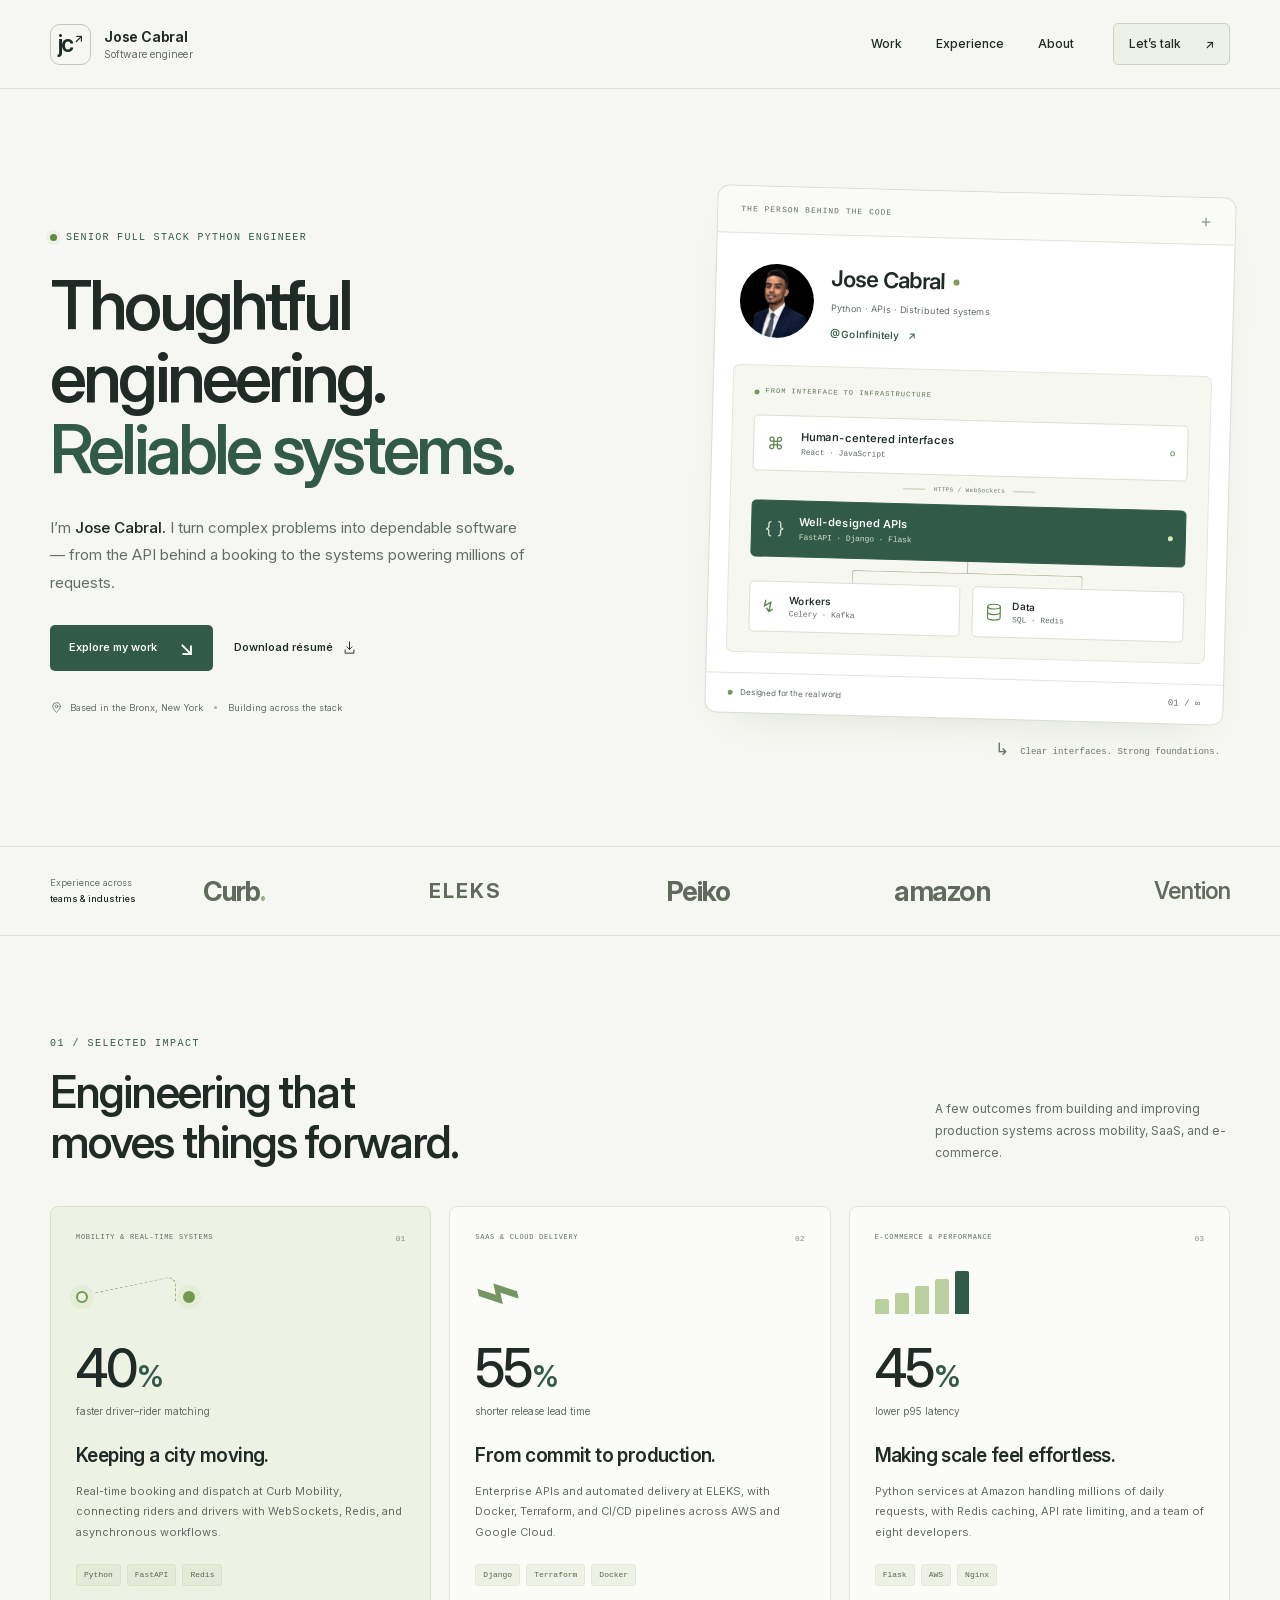
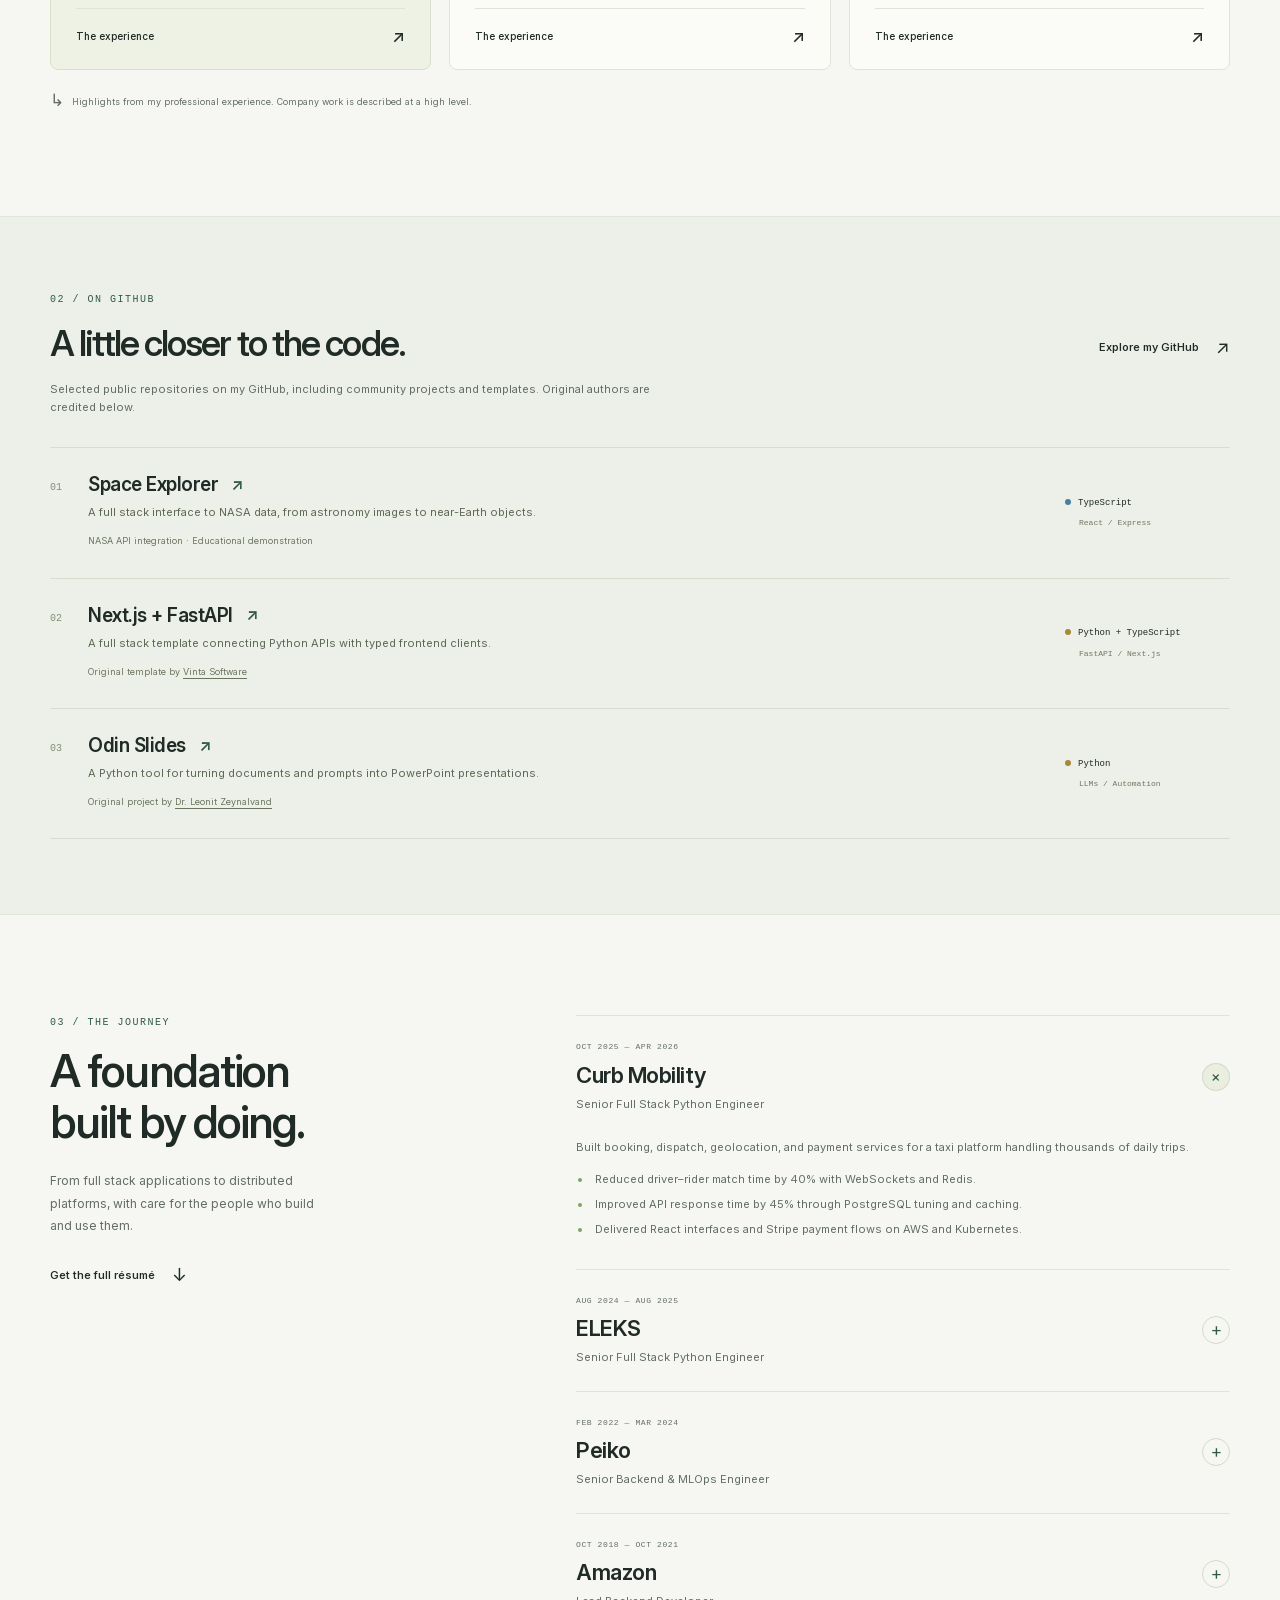
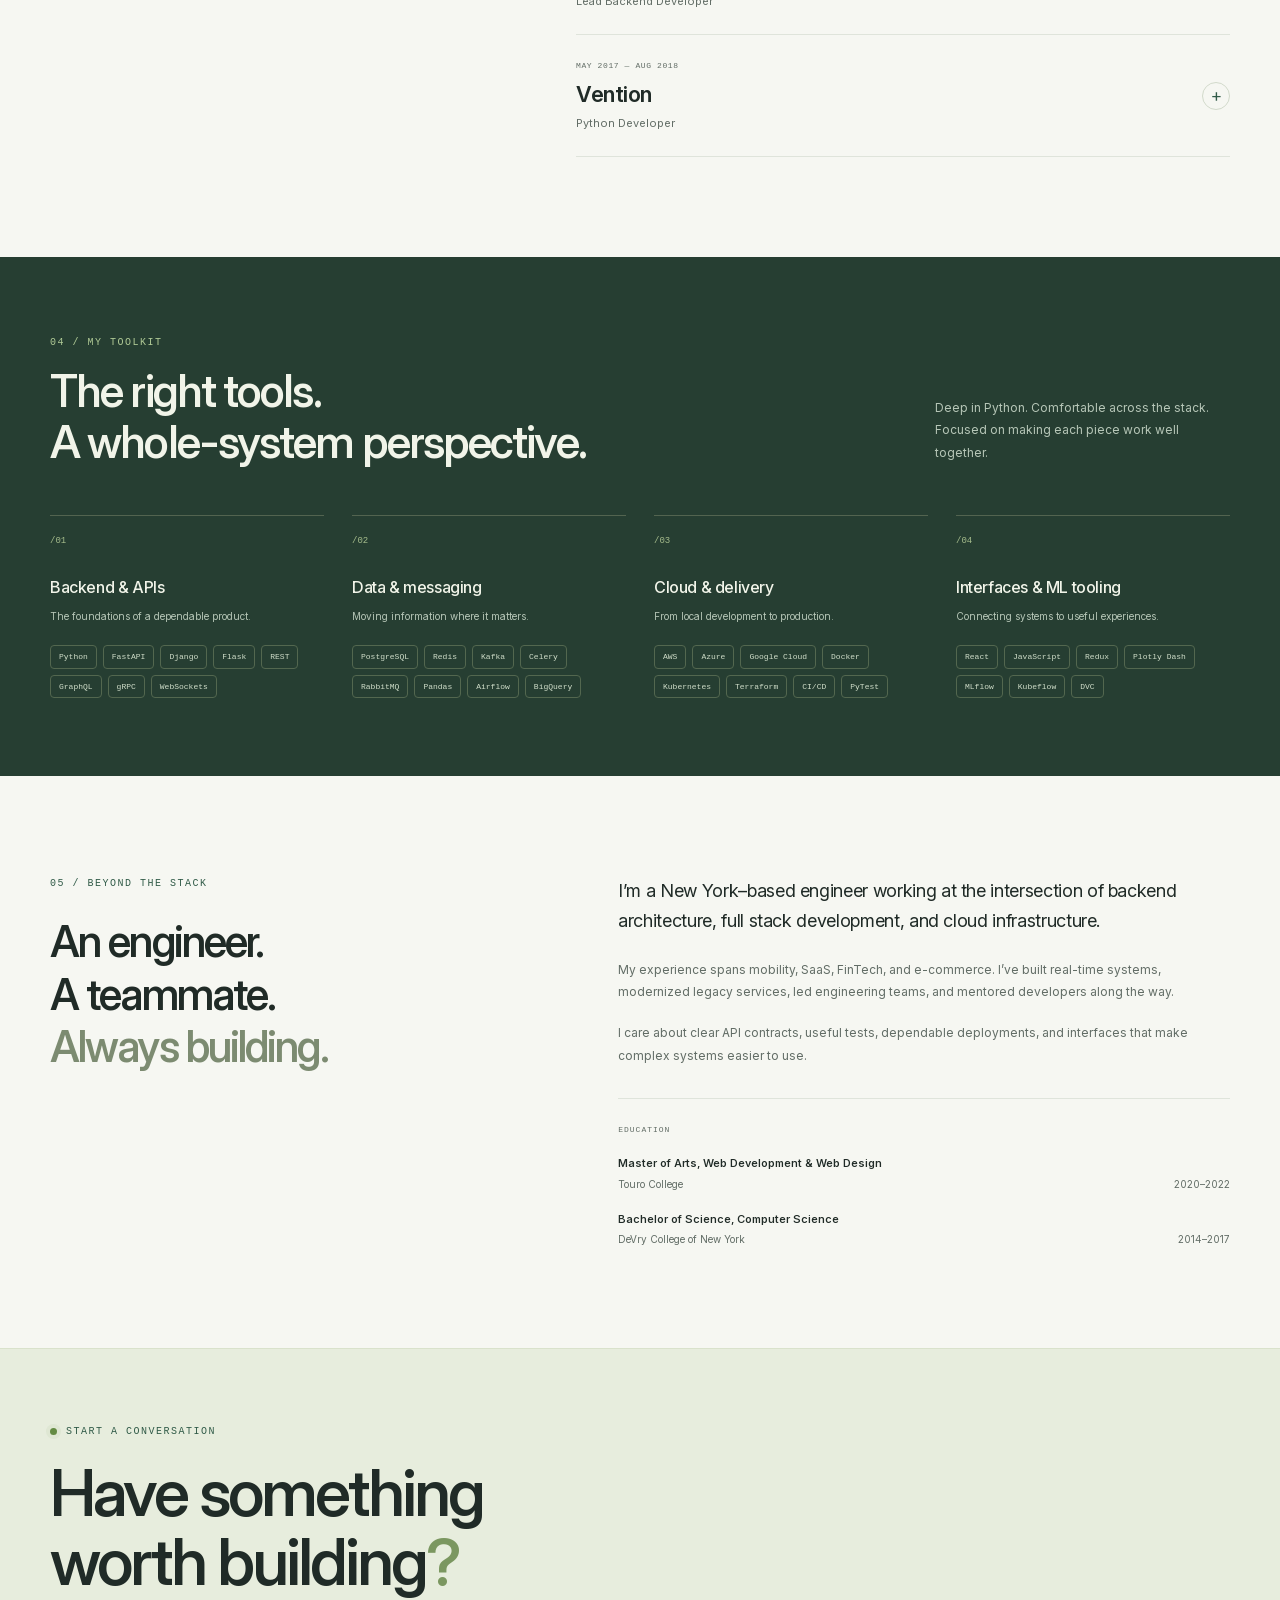
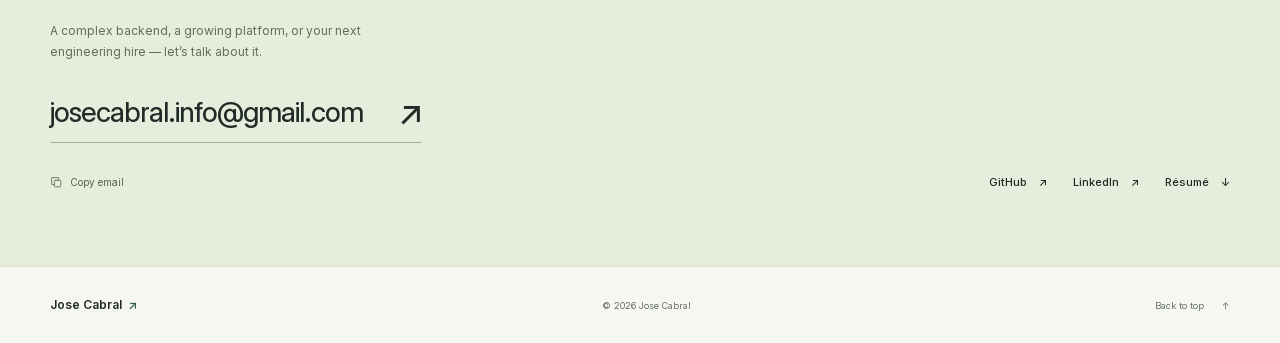
<file: docs/index.html>
<!doctype html>
<html lang="en">
<head>
  <meta charset="utf-8">
  <meta name="viewport" content="width=device-width, initial-scale=1">
  <meta name="theme-color" content="#f6f7f2">
  <meta name="description" content="Jose Cabral is a senior full stack Python engineer in New York, building reliable APIs, real-time platforms, and distributed systems.">
  <meta property="og:type" content="website">
  <meta property="og:title" content="Jose Cabral — Senior Full Stack Python Engineer">
  <meta property="og:description" content="Thoughtful engineering. Reliable systems. Explore my work in Python, APIs, real-time platforms, and cloud infrastructure.">
  <meta property="og:url" content="https://goinfinitely.github.io/">
  <meta name="twitter:card" content="summary">
  <link rel="canonical" href="https://goinfinitely.github.io/">
  <link rel="icon" type="image/svg+xml" href="assets/favicon.svg">
  <link rel="stylesheet" href="styles.css">
  <script src="script.js" defer></script>
  <title>Jose Cabral — Senior Full Stack Python Engineer</title>
  <script type="application/ld+json">
    {"@context":"https://schema.org","@type":"Person","name":"Jose Cabral","url":"https://goinfinitely.github.io/","jobTitle":"Senior Full Stack Python Engineer","sameAs":["https://github.com/GoInfinitely","https://www.linkedin.com/in/jc-mtd/"],"knowsAbout":["Python","API design","Distributed systems","Cloud infrastructure","React"]}
  </script>
</head>
<body>
  <a class="skip-link" href="#main">Skip to content</a>
  <header class="site-header">
    <div class="container header-inner">
      <a class="brand" href="#home" aria-label="Jose Cabral, home"><span class="brand-mark" aria-hidden="true">jc<span>↗</span></span><span>Jose Cabral<span class="brand-subtitle">Software engineer</span></span></a>
      <button class="menu-toggle" type="button" aria-expanded="false" aria-controls="main-navigation"><span>Menu</span><svg aria-hidden="true" viewBox="0 0 24 24"><path d="M4 8h16M4 16h16"/></svg></button>
      <nav class="main-nav" id="main-navigation" aria-label="Main navigation">
        <a href="#work">Work</a><a href="#experience">Experience</a><a href="#about">About</a><a class="nav-contact" href="#contact">Let’s talk <span aria-hidden="true">↗</span></a>
      </nav>
    </div>
  </header>

  <main id="main">
    <section class="hero container" id="home" aria-labelledby="hero-title">
      <div class="hero-copy">
        <p class="eyebrow"><span class="status-dot" aria-hidden="true"></span> Senior full stack Python engineer</p>
        <h1 id="hero-title">Thoughtful<br>engineering.<br><span>Reliable systems.</span></h1>
        <p class="hero-intro">I’m <strong>Jose Cabral.</strong> I turn complex problems into dependable software — from the API behind a booking to the systems powering millions of requests.</p>
        <div class="hero-actions"><a class="button button-primary" href="#work">Explore my work <span aria-hidden="true">↘</span></a><a class="button button-text" href="assets/jose-cabral-resume.pdf" download>Download résumé <svg class="icon" aria-hidden="true" viewBox="0 0 24 24"><path d="M12 3v12m-4-4 4 4 4-4M5 16v5h14v-5"/></svg></a></div>
        <div class="hero-location"><svg class="icon" aria-hidden="true" viewBox="0 0 24 24"><path d="M19 10c0 5-7 11-7 11S5 15 5 10a7 7 0 0 1 14 0Z"/><circle cx="12" cy="10" r="2.5"/></svg> Based in the Bronx, New York <span class="location-divider" aria-hidden="true"></span> Building across the stack</div>
      </div>
      <div class="hero-visual">
        <div class="engineer-card">
          <div class="card-topline"><span class="mono">THE PERSON BEHIND THE CODE</span><span class="tiny-cross" aria-hidden="true">+</span></div>
          <div class="profile-row">
            <img class="portrait" src="assets/jose-cabral.png" alt="Portrait of Jose Cabral" width="84" height="84">
            <div><p class="profile-name">Jose Cabral<span class="profile-dot" aria-hidden="true"></span></p><p class="profile-role">Python · APIs · Distributed systems</p><a class="profile-handle" href="https://github.com/GoInfinitely" target="_blank" rel="noopener noreferrer">@GoInfinitely <span aria-hidden="true">↗</span></a></div>
          </div>
          <div class="architecture" aria-label="My engineering focus: interfaces connected to APIs, workers, and data systems">
            <div class="architecture-caption"><span class="small-dot" aria-hidden="true"></span> FROM INTERFACE TO INFRASTRUCTURE</div>
            <div class="system-node interface-node"><span class="node-icon" aria-hidden="true">⌘</span><span>Human-centered interfaces<small>React · JavaScript</small></span><span class="node-status" aria-hidden="true"></span></div>
            <div class="connector" aria-hidden="true"><span></span><span>HTTPS / WebSockets</span><span></span></div>
            <div class="system-node api-node"><span class="node-icon" aria-hidden="true">{ }</span><span>Well-designed APIs<small>FastAPI · Django · Flask</small></span><span class="node-status" aria-hidden="true"></span></div>
            <div class="branch-connector" aria-hidden="true"></div>
            <div class="system-bottom"><div class="system-node"><span class="node-icon" aria-hidden="true">↯</span><span>Workers<small>Celery · Kafka</small></span></div><div class="system-node"><svg class="node-icon icon" aria-hidden="true" viewBox="0 0 24 24"><ellipse cx="12" cy="5" rx="8" ry="3"/><path d="M4 5v14c0 4 16 4 16 0V5M4 12c0 4 16 4 16 0"/></svg><span>Data<small>SQL · Redis</small></span></div></div>
          </div>
          <div class="card-footer"><span><span class="small-dot" aria-hidden="true"></span> Designed for the real world</span><span class="mono" aria-hidden="true">01 / ∞</span></div>
        </div>
        <div class="visual-note"><span aria-hidden="true">↳</span> Clear interfaces. Strong foundations.</div>
      </div>
    </section>

    <div class="career-strip"><div class="container career-strip-inner"><p>Experience across<br><strong>teams & industries</strong></p><div class="company-names" aria-label="Previous employers"><span>Curb<span class="wordmark-dot">.</span></span><span class="eleks-wordmark">ELEKS</span><span>Peiko</span><span class="amazon-wordmark">amazon</span><span class="vention-wordmark">Vention</span></div></div></div>

    <section class="section container" id="work" aria-labelledby="work-title">
      <div class="section-heading"><div><p class="eyebrow">01 / Selected impact</p><h2 id="work-title">Engineering that<br>moves things forward.</h2></div><p class="section-intro">A few outcomes from building and improving production systems across mobility, SaaS, and e-commerce.</p></div>
      <div class="impact-grid">
        <article class="impact-card impact-featured"><div class="impact-card-top"><span class="category">MOBILITY & REAL-TIME SYSTEMS</span><span class="project-number">01</span></div><div class="impact-symbol route-symbol" aria-hidden="true"><span></span><i></i><span></span></div><div class="impact-metric">40<span>%</span><small>faster driver–rider matching</small></div><h3>Keeping a city moving.</h3><p>Real-time booking and dispatch at Curb Mobility, connecting riders and drivers with WebSockets, Redis, and asynchronous workflows.</p><div class="tags"><span>Python</span><span>FastAPI</span><span>Redis</span></div><a class="card-link" href="#curb">The experience <span aria-hidden="true">↗</span></a></article>
        <article class="impact-card"><div class="impact-card-top"><span class="category">SAAS & CLOUD DELIVERY</span><span class="project-number">02</span></div><div class="impact-symbol release-symbol" aria-hidden="true"><span>⌁</span></div><div class="impact-metric">55<span>%</span><small>shorter release lead time</small></div><h3>From commit to production.</h3><p>Enterprise APIs and automated delivery at ELEKS, with Docker, Terraform, and CI/CD pipelines across AWS and Google Cloud.</p><div class="tags"><span>Django</span><span>Terraform</span><span>Docker</span></div><a class="card-link" href="#eleks">The experience <span aria-hidden="true">↗</span></a></article>
        <article class="impact-card"><div class="impact-card-top"><span class="category">E-COMMERCE & PERFORMANCE</span><span class="project-number">03</span></div><div class="impact-symbol performance-symbol" aria-hidden="true"><i></i><i></i><i></i><i></i><i></i></div><div class="impact-metric">45<span>%</span><small>lower p95 latency</small></div><h3>Making scale feel effortless.</h3><p>Python services at Amazon handling millions of daily requests, with Redis caching, API rate limiting, and a team of eight developers.</p><div class="tags"><span>Flask</span><span>AWS</span><span>Nginx</span></div><a class="card-link" href="#amazon">The experience <span aria-hidden="true">↗</span></a></article>
      </div>
      <div class="section-footnote"><span aria-hidden="true">↳</span> Highlights from my professional experience. Company work is described at a high level.</div>
    </section>

    <section class="code-section section" aria-labelledby="code-title"><div class="container">
      <div class="section-heading"><div><p class="eyebrow">02 / On GitHub</p><h2 id="code-title">A little closer to the code.</h2></div><a class="text-link" href="https://github.com/GoInfinitely?tab=repositories" target="_blank" rel="noopener noreferrer">Explore my GitHub <span aria-hidden="true">↗</span></a></div>
      <p class="code-intro">Selected public repositories on my GitHub, including community projects and templates. Original authors are credited below.</p>
      <div class="repo-list">
        <article class="repo-row"><span class="repo-index" aria-hidden="true">01</span><div class="repo-main"><h3><a href="https://github.com/GoInfinitely/space-explorer" target="_blank" rel="noopener noreferrer">Space Explorer <span aria-hidden="true">↗</span></a></h3><p>A full stack interface to NASA data, from astronomy images to near-Earth objects.</p><span class="repo-credit">NASA API integration · Educational demonstration</span></div><div class="repo-stack"><span class="language-dot typescript" aria-hidden="true"></span>TypeScript <span>React / Express</span></div></article>
        <article class="repo-row"><span class="repo-index" aria-hidden="true">02</span><div class="repo-main"><h3><a href="https://github.com/GoInfinitely/nextjs-fastapi" target="_blank" rel="noopener noreferrer">Next.js + FastAPI <span aria-hidden="true">↗</span></a></h3><p>A full stack template connecting Python APIs with typed frontend clients.</p><span class="repo-credit">Original template by <a href="https://github.com/vintasoftware/nextjs-fastapi-template" target="_blank" rel="noopener noreferrer">Vinta Software</a></span></div><div class="repo-stack"><span class="language-dot python" aria-hidden="true"></span>Python + TypeScript <span>FastAPI / Next.js</span></div></article>
        <article class="repo-row"><span class="repo-index" aria-hidden="true">03</span><div class="repo-main"><h3><a href="https://github.com/GoInfinitely/odin-slides" target="_blank" rel="noopener noreferrer">Odin Slides <span aria-hidden="true">↗</span></a></h3><p>A Python tool for turning documents and prompts into PowerPoint presentations.</p><span class="repo-credit">Original project by <a href="https://github.com/leonid20000/odin-slides" target="_blank" rel="noopener noreferrer">Dr. Leonit Zeynalvand</a></span></div><div class="repo-stack"><span class="language-dot python" aria-hidden="true"></span>Python <span>LLMs / Automation</span></div></article>
      </div>
    </div></section>

    <section class="section container experience-section" id="experience" aria-labelledby="experience-title">
      <div class="experience-heading"><p class="eyebrow">03 / The journey</p><h2 id="experience-title">A foundation<br>built by doing.</h2><p>From full stack applications to distributed platforms, with care for the people who build and use them.</p><a class="text-link" href="assets/jose-cabral-resume.pdf" download>Get the full résumé <span aria-hidden="true">↓</span></a></div>
      <div class="timeline">
        <details class="experience-item" id="curb" open><summary><div><span class="experience-date">OCT 2025 — APR 2026</span><h3>Curb Mobility</h3><span class="experience-role">Senior Full Stack Python Engineer</span></div><span class="expand-icon" aria-hidden="true">+</span></summary><div class="experience-details"><p>Built booking, dispatch, geolocation, and payment services for a taxi platform handling thousands of daily trips.</p><ul><li>Reduced driver–rider match time by 40% with WebSockets and Redis.</li><li>Improved API response time by 45% through PostgreSQL tuning and caching.</li><li>Delivered React interfaces and Stripe payment flows on AWS and Kubernetes.</li></ul></div></details>
        <details class="experience-item" id="eleks"><summary><div><span class="experience-date">AUG 2024 — AUG 2025</span><h3>ELEKS</h3><span class="experience-role">Senior Full Stack Python Engineer</span></div><span class="expand-icon" aria-hidden="true">+</span></summary><div class="experience-details"><p>Delivered enterprise SaaS features, scalable APIs, and event-driven services with FastAPI, Django, Kafka, and Celery.</p><ul><li>Shortened release lead time by 55% with automated CI/CD pipelines.</li><li>Accelerated terabyte-scale ETL pipelines by 60%.</li><li>Raised test coverage to 90% with automated PyTest suites.</li></ul></div></details>
        <details class="experience-item" id="peiko"><summary><div><span class="experience-date">FEB 2022 — MAR 2024</span><h3>Peiko</h3><span class="experience-role">Senior Backend & MLOps Engineer</span></div><span class="expand-icon" aria-hidden="true">+</span></summary><div class="experience-details"><p>Modernized backend services and data infrastructure for FinTech platforms across AWS, Azure, and Google Cloud.</p><ul><li>Raised release frequency by 45% through a migration to microservices.</li><li>Improved reliability by 40% with Docker and Kubernetes deployments.</li><li>Built streaming pipelines, subscription billing, and reporting APIs.</li></ul></div></details>
        <details class="experience-item" id="amazon"><summary><div><span class="experience-date">OCT 2018 — OCT 2021</span><h3>Amazon</h3><span class="experience-role">Lead Backend Developer</span></div><span class="expand-icon" aria-hidden="true">+</span></summary><div class="experience-details"><p>Led eight developers modernizing Python services for e-commerce applications serving millions of requests each day.</p><ul><li>Reduced p95 latency by 45% using Redis caching and Nginx rate limiting.</li><li>Created asynchronous order processing and inventory synchronization with Celery.</li><li>Built data pipelines with Airflow and automated zero-downtime deployments.</li></ul></div></details>
        <details class="experience-item" id="vention"><summary><div><span class="experience-date">MAY 2017 — AUG 2018</span><h3>Vention</h3><span class="experience-role">Python Developer</span></div><span class="expand-icon" aria-hidden="true">+</span></summary><div class="experience-details"><p>Built full stack applications using Django, Flask, and React, alongside real-time data APIs and cloud infrastructure.</p><ul><li>Increased deployment speed by 50% through service decomposition.</li><li>Improved database performance by 40% through SQL and NoSQL query tuning.</li><li>Coached junior developers on Flask and Django development practices.</li></ul></div></details>
      </div>
    </section>

    <section class="expertise-section section" aria-labelledby="expertise-title"><div class="container"><div class="section-heading"><div><p class="eyebrow">04 / My toolkit</p><h2 id="expertise-title">The right tools.<br>A whole-system perspective.</h2></div><p class="section-intro">Deep in Python. Comfortable across the stack. Focused on making each piece work well together.</p></div><div class="expertise-grid">
      <div class="expertise-group"><span class="expertise-number">/01</span><h3>Backend & APIs</h3><p>The foundations of a dependable product.</p><div class="skill-tags"><span>Python</span><span>FastAPI</span><span>Django</span><span>Flask</span><span>REST</span><span>GraphQL</span><span>gRPC</span><span>WebSockets</span></div></div>
      <div class="expertise-group"><span class="expertise-number">/02</span><h3>Data & messaging</h3><p>Moving information where it matters.</p><div class="skill-tags"><span>PostgreSQL</span><span>Redis</span><span>Kafka</span><span>Celery</span><span>RabbitMQ</span><span>Pandas</span><span>Airflow</span><span>BigQuery</span></div></div>
      <div class="expertise-group"><span class="expertise-number">/03</span><h3>Cloud & delivery</h3><p>From local development to production.</p><div class="skill-tags"><span>AWS</span><span>Azure</span><span>Google Cloud</span><span>Docker</span><span>Kubernetes</span><span>Terraform</span><span>CI/CD</span><span>PyTest</span></div></div>
      <div class="expertise-group"><span class="expertise-number">/04</span><h3>Interfaces & ML tooling</h3><p>Connecting systems to useful experiences.</p><div class="skill-tags"><span>React</span><span>JavaScript</span><span>Redux</span><span>Plotly Dash</span><span>MLflow</span><span>Kubeflow</span><span>DVC</span></div></div>
    </div></div></section>

    <section class="section container about-section" id="about" aria-labelledby="about-title"><div><p class="eyebrow">05 / Beyond the stack</p><h2 id="about-title">An engineer.<br>A teammate.<br><span class="muted-heading">Always building.</span></h2></div><div class="about-copy"><p class="large-copy">I’m a New York–based engineer working at the intersection of backend architecture, full stack development, and cloud infrastructure.</p><p>My experience spans mobility, SaaS, FinTech, and e-commerce. I’ve built real-time systems, modernized legacy services, led engineering teams, and mentored developers along the way.</p><p>I care about clear API contracts, useful tests, dependable deployments, and interfaces that make complex systems easier to use.</p><div class="education"><span class="mono">EDUCATION</span><div><h3>Master of Arts, Web Development & Web Design</h3><p>Touro College <span>2020–2022</span></p></div><div><h3>Bachelor of Science, Computer Science</h3><p>DeVry College of New York <span>2014–2017</span></p></div></div></div></section>

    <section class="contact-section" id="contact" aria-labelledby="contact-title"><div class="container contact-inner"><p class="eyebrow"><span class="status-dot" aria-hidden="true"></span> Start a conversation</p><h2 id="contact-title">Have something<br>worth building<span>?</span></h2><p>A complex backend, a growing platform, or your next engineering hire — let’s talk about it.</p><a class="contact-email" href="mailto:josecabral.info@gmail.com">josecabral.info@gmail.com <span aria-hidden="true">↗</span></a><div class="contact-bottom"><button class="copy-email" type="button" data-email="josecabral.info@gmail.com"><svg class="icon" aria-hidden="true" viewBox="0 0 24 24"><rect x="8" y="8" width="12" height="12" rx="2"/><path d="M16 8V4a1 1 0 0 0-1-1H4a1 1 0 0 0-1 1v11a1 1 0 0 0 1 1h4"/></svg><span>Copy email</span></button><div class="social-links"><a href="https://github.com/GoInfinitely" target="_blank" rel="noopener noreferrer">GitHub <span aria-hidden="true">↗</span></a><a href="https://www.linkedin.com/in/jc-mtd/" target="_blank" rel="noopener noreferrer">LinkedIn <span aria-hidden="true">↗</span></a><a href="assets/jose-cabral-resume.pdf" download>Résumé <span aria-hidden="true">↓</span></a></div></div><p class="copy-status" role="status" aria-live="polite"></p></div></section>
  </main>
  <footer class="site-footer container"><a class="footer-brand" href="#home">Jose Cabral<span aria-hidden="true">↗</span></a><p>© <span id="year">2026</span> Jose Cabral</p><a href="#home">Back to top <span aria-hidden="true">↑</span></a></footer>
</body>
</html>
</file>
<file: docs/styles.css>
@font-face{font-family:Inter;src:url('assets/inter-latin.woff2') format('woff2');font-style:normal;font-weight:100 900;font-display:swap}
:root{--paper:#f6f7f2;--white:#fff;--ink:#202b27;--muted:#626d66;--green:#315b48;--lime:#d5edab;--line:#dfe4db;--pale:#edf1e7;--mono:'SFMono-Regular',Consolas,'Liberation Mono',monospace}
*{box-sizing:border-box}
html{scroll-behavior:smooth;scroll-padding-top:108px}
body{margin:0;background:var(--paper);color:var(--ink);font-family:Inter,-apple-system,BlinkMacSystemFont,'Segoe UI',sans-serif;font-size:15px;line-height:1.7;-webkit-font-smoothing:antialiased}
::selection{background:var(--lime);color:var(--ink)}
a{color:inherit;text-decoration:none}
button{font:inherit}
button,a,summary{-webkit-tap-highlight-color:transparent}
button,a,summary{touch-action:manipulation}
a:focus-visible,button:focus-visible,summary:focus-visible{outline:3px solid #608c39;outline-offset:6px;border-radius:3px}
button{cursor:pointer}
svg{display:inline-block;fill:none;stroke:currentColor;stroke-width:1.5;stroke-linecap:round;stroke-linejoin:round}
h1,h2,h3,p{margin-top:0}
h1,h2,h3{line-height:1.12}
h2{font-size:clamp(32px,3.5vw,45px);font-weight:550;letter-spacing:-1.9px;margin-bottom:0}
h3{font-weight:600}
.container{width:min(1180px,calc(100% - 96px));margin-inline:auto}
.icon{width:19px;height:19px;flex-shrink:0;vertical-align:middle}
.mono,.eyebrow,.category,.experience-date,.repo-index,.project-number,.expertise-number{font-family:var(--mono)}
.eyebrow{font-size:10px;line-height:1.5;font-weight:500;letter-spacing:1.5px;text-transform:uppercase;color:var(--green);display:flex;align-items:center;gap:9px;margin-bottom:24px}
.status-dot{width:7px;height:7px;border-radius:50%;background:#648b43;box-shadow:0 0 0 4px #648b4310;flex-shrink:0}
.small-dot{display:inline-block;width:5px;height:5px;border-radius:50%;background:#76955d}
.skip-link{position:fixed;top:12px;left:12px;background:var(--ink);color:white;padding:12px 18px;z-index:100;transform:translateY(-160%)}
.skip-link:focus{transform:translateY(0)}
.site-header{position:sticky;top:0;z-index:20;background:#f6f7f2f5;backdrop-filter:blur(15px);border-bottom:1px solid var(--line)}
.header-inner{height:88px;display:flex;justify-content:space-between;align-items:center}
.brand{display:flex;gap:13px;align-items:center;font-size:14px;font-weight:650;line-height:1.5;letter-spacing:-.2px}
.brand-mark{display:flex;align-items:center;justify-content:center;width:41px;height:41px;border:1px solid #bfc8bc;border-radius:10px;font-size:23px;font-weight:600;letter-spacing:-2px;gap:2px}
.brand-mark>span{font-size:12px;align-self:flex-start;padding-top:4px;letter-spacing:0}
.brand-subtitle{display:block;color:var(--muted);font-size:10px;font-weight:400;letter-spacing:.1px}
.main-nav{display:flex;align-items:center;gap:34px;font-size:12px;font-weight:500}
.main-nav a{transition:color .2s}
.main-nav a:hover{color:var(--green)}
.main-nav .nav-contact{border:1px solid #ccd4c6;border-radius:5px;padding:10px 15px;margin-left:5px;display:flex;gap:24px;background:#edf1e7}
.menu-toggle{display:none}
.hero{padding-top:90px;padding-bottom:80px;display:grid;grid-template-columns:1.14fr 1fr;gap:70px;align-items:center}
.hero .eyebrow{margin-bottom:25px;font-size:10px;letter-spacing:1.3px}
h1{font-size:clamp(45px,5.3vw,68px);font-weight:560;line-height:1.06;letter-spacing:-3.8px;margin-bottom:28px}
h1>span{color:var(--green)}
.hero-intro{max-width:485px;color:var(--muted);font-size:15px;line-height:1.85;margin-bottom:28px}
.hero-intro strong{font-weight:550;color:var(--ink)}
.hero-actions{display:flex;align-items:center;gap:21px;flex-wrap:wrap}
.button{font-size:11px;font-weight:550;display:inline-flex;align-items:center;gap:22px;min-height:46px;border-radius:5px;transition:background .2s,transform .2s}
.button-primary{background:var(--green);color:#fff;padding:12px 19px}
.button-primary:hover{background:#254836;transform:translateY(-2px)}
.button-primary>span{font-size:20px;line-height:1}
.button-text{gap:9px;color:var(--ink)}
.button-text:hover{color:var(--green)}
.button-text .icon{width:15px;height:15px}
.hero-location{display:flex;align-items:center;gap:7px;margin-top:29px;font-size:9px;color:var(--muted);flex-wrap:wrap}
.hero-location .icon{width:13px;height:13px}
.location-divider{width:3px;height:3px;border-radius:50%;background:#a3afa1;margin-inline:4px}
.hero-visual{position:relative;padding:12px 0 0}
.engineer-card{background:#fff;border:1px solid #d7dfd0;border-radius:12px;box-shadow:0 18px 45px -30px #53634b40;transform:rotate(1.5deg);overflow:hidden;position:relative}
.card-topline{display:flex;justify-content:space-between;align-items:center;padding:14px 23px;border-bottom:1px solid var(--line);background:#fafbf7}
.card-topline .mono{font-size:8px;letter-spacing:1px;color:var(--muted)}
.tiny-cross{line-height:1;color:#94a38d;font-size:18px}
.profile-row{display:flex;gap:17px;align-items:center;padding:25px 24px 22px}
.portrait{width:74px;height:74px;object-fit:cover;object-position:center;border-radius:50%;background:#e5ebdf;flex-shrink:0}
.profile-name{font-weight:600;font-size:22px;letter-spacing:-.7px;margin-bottom:3px;display:flex;align-items:center;gap:9px}
.profile-dot{background:#7e9d5c;border-radius:50%;width:6px;height:6px}
.profile-role{font-size:9px;color:var(--muted);margin:0 0 3px}
.profile-handle{font-size:10px;color:var(--green);font-weight:550}
.profile-handle span{margin-left:6px}
.architecture{margin:0 19px 20px;padding:20px 21px;background-color:#f5f7f0;background-image:radial-gradient(#d9e0d0 .7px,transparent .7px);background-size:12px 12px;border:1px solid #e3e8dc;border-radius:7px}
.architecture-caption{font-family:var(--mono);font-size:7px;letter-spacing:1px;color:#617255;display:flex;gap:6px;align-items:center;margin-bottom:17px}
.system-node{display:flex;align-items:center;gap:11px;background:#fff;padding:12px 13px;border:1px solid #d9e2d1;border-radius:5px;font-size:11px;font-weight:550;position:relative;line-height:1.6}
.system-node small{display:block;font-family:var(--mono);font-size:8px;font-weight:400;letter-spacing:-.1px;color:var(--muted)}
.node-icon{font-size:17px;color:#608350;font-weight:400;width:23px;flex-shrink:0;line-height:1}
.node-status{position:absolute;right:12px;width:5px;height:5px;border:1px solid #7da361;border-radius:50%}
.api-node{background:var(--green);border-color:var(--green);color:#fff}
.api-node small,.api-node .node-icon{color:#d2e0c7}
.api-node .node-status{background:var(--lime);border-color:var(--lime)}
.connector{display:flex;align-items:center;justify-content:center;gap:8px;height:29px;font-size:6px;letter-spacing:.4px;font-family:var(--mono);color:#6c7d61}
.connector span:first-child,.connector span:last-child{width:22px;height:1px;background:#bdcbb2}
.branch-connector{height:24px;width:53%;margin:auto;position:relative}
.branch-connector:before{content:'';position:absolute;width:1px;height:12px;top:0;left:50%;background:#b4c4a6}
.branch-connector:after{content:'';position:absolute;left:0;right:0;top:11px;bottom:0;border:1px solid #b4c4a6;border-bottom:0;border-radius:3px 3px 0 0}
.system-bottom{display:grid;grid-template-columns:1fr 1fr;gap:12px}
.system-bottom .system-node{padding:10px 11px;gap:8px;font-size:10px}
.system-bottom .node-icon{width:20px}
.card-footer{padding:12px 22px;border-top:1px solid var(--line);font-size:8px;color:var(--muted);display:flex;align-items:center;justify-content:space-between}
.card-footer>span:first-child{display:flex;align-items:center;gap:7px}
.card-footer .mono{font-size:9px}
.visual-note{font-family:var(--mono);font-size:9px;color:#6c7864;margin-top:18px;text-align:right;padding-right:10px}
.visual-note span{font-size:17px;vertical-align:middle;margin-right:6px}
.career-strip{border-block:1px solid var(--line)}
.career-strip-inner{display:flex;align-items:center;gap:67px;padding-block:28px}
.career-strip p{font-size:9px;line-height:1.8;color:var(--muted);flex-shrink:0;margin:0}
.career-strip strong{font-weight:500;color:var(--ink)}
.company-names{display:flex;align-items:center;justify-content:space-between;gap:30px;flex:1;color:#606b5c}
.company-names>span{font-size:27px;font-weight:700;line-height:1;letter-spacing:-1px}
.wordmark-dot{color:#97ad83}
.company-names .eleks-wordmark{letter-spacing:2px;font-size:20px}
.company-names .amazon-wordmark{font-weight:650;letter-spacing:-1.5px;font-size:28px}
.company-names .vention-wordmark{font-size:23px;font-weight:550}
.section{padding-block:100px}
.section-heading{display:flex;justify-content:space-between;align-items:flex-end;gap:45px;margin-bottom:38px}
.section-heading .eyebrow{margin-bottom:16px}
.section-intro{max-width:295px;font-size:12px;color:var(--muted);line-height:1.85;margin-bottom:3px}
.impact-grid{display:grid;grid-template-columns:repeat(3,1fr);gap:18px}
.impact-card{padding:25px 25px 18px;border:1px solid var(--line);border-radius:8px;background:#fbfcf8;display:flex;flex-direction:column;position:relative;overflow:hidden}
.impact-card-top{display:flex;align-items:center;justify-content:space-between;gap:10px}
.category{font-size:7px;letter-spacing:.7px;color:var(--muted)}
.project-number{font-size:8px;color:#88917f}
.impact-symbol{height:63px;margin-top:20px;display:flex;align-items:center}
.route-symbol{gap:0}
.route-symbol>span{display:block;width:12px;height:12px;border-radius:50%;border:2px solid #729851;box-shadow:0 0 0 6px #c6dda740}
.route-symbol>span:last-child{background:#729851}
.route-symbol>i{display:block;width:81px;height:26px;border-top:1px dashed #9ab782;border-right:1px dashed #9ab782;transform:skewY(-12deg);border-radius:0 10px 0 0;margin:0 7px}
.release-symbol span{font-size:79px;font-family:var(--mono);line-height:1;font-weight:400;color:#759662;transform:rotate(-12deg)}
.performance-symbol{gap:6px;align-items:flex-end;padding-bottom:14px}
.performance-symbol i{width:14px;background:#bad09e;border-radius:2px 2px 0 0;height:15px}
.performance-symbol i:nth-child(2){height:21px}.performance-symbol i:nth-child(3){height:28px}.performance-symbol i:nth-child(4){height:35px}.performance-symbol i:nth-child(5){height:43px;background:var(--green)}
.impact-metric{font-size:52px;line-height:1.1;letter-spacing:-2px;font-weight:500;margin:12px 0 25px}
.impact-metric>span{font-size:30px;letter-spacing:-1px;margin-left:1px;color:var(--green)}
.impact-metric small{display:block;font-size:10px;letter-spacing:0;margin-top:7px;line-height:1.5;color:var(--muted);font-weight:400}
.impact-card h3{font-size:19px;letter-spacing:-.6px;margin-bottom:12px;line-height:1.3}
.impact-card>p{font-size:11px;line-height:1.85;color:var(--muted);margin-bottom:22px;flex:1}
.tags{display:flex;flex-wrap:wrap;gap:6px;margin-bottom:22px}
.tags>span{font-size:8px;font-family:var(--mono);padding:3px 7px;background:#edf1e6;border:1px solid #e3e8da;border-radius:3px;color:#596a4c}
.card-link{display:flex;justify-content:space-between;border-top:1px solid var(--line);padding-top:13px;font-size:10px;font-weight:500;align-items:center}
.card-link>span{font-size:17px;transition:transform .2s}
.card-link:hover>span{transform:translate(2px,-2px)}
.impact-featured{background:#edf2e5;border-color:#d7e0cc}
.impact-featured .tags>span{background:#e3ebd8;border-color:#d8e3ca}
.section-footnote{display:flex;align-items:center;gap:8px;color:var(--muted);font-size:9px;margin-top:18px}
.section-footnote>span{font-family:var(--mono);font-size:17px}
.code-section{background:#edf0e8;border-block:1px solid #e0e5d9;padding-block:75px}
.code-section h2{font-size:36px}
.code-section .section-heading{margin-bottom:16px}
.text-link{font-size:11px;font-weight:550;display:inline-flex;align-items:center;gap:17px;white-space:nowrap;min-height:32px}
.text-link:hover{color:var(--green)}
.text-link>span{font-size:18px;font-weight:400}
.code-intro{font-size:11px;color:var(--muted);max-width:620px;margin-bottom:30px}
.repo-row{display:flex;align-items:center;gap:26px;border-top:1px solid #d7decf;padding:26px 0}
.repo-row:last-child{border-bottom:1px solid #d7decf}
.repo-index{color:#849077;font-size:10px;align-self:flex-start;margin-top:5px}
.repo-main{flex:1}
.repo-main h3{font-size:19px;letter-spacing:-.5px;margin-bottom:8px}
.repo-main h3 a{display:inline-flex;align-items:center;gap:13px}
.repo-main h3 a>span{font-size:16px;color:var(--green);transition:transform .2s}
.repo-main h3 a:hover>span{transform:translate(2px,-2px)}
.repo-main p{font-size:11px;color:#5c6954;margin-bottom:4px}
.repo-credit{font-size:9px;color:#69755e}
.repo-credit a{text-decoration:underline;text-underline-offset:3px}
.repo-stack{font-family:var(--mono);font-size:9px;min-width:165px}
.repo-stack>span:last-child{display:block;font-size:8px;color:#6d775f;margin-top:5px;margin-left:14px}
.language-dot{display:inline-block;width:6px;height:6px;border-radius:50%;margin-right:7px}
.language-dot.typescript{background:#497e9f}.language-dot.python{background:#a58838}
.experience-section{display:grid;grid-template-columns:1fr 1.5fr;gap:90px}
.experience-heading .eyebrow{margin-bottom:16px}
.experience-heading h2{margin-bottom:23px}
.experience-heading>p:not(.eyebrow){font-size:12px;line-height:1.9;max-width:270px;color:var(--muted);margin-bottom:21px}
.timeline{border-top:1px solid var(--line)}
.experience-item{border-bottom:1px solid var(--line);scroll-margin-top:110px}
.experience-item summary{list-style:none;display:flex;align-items:center;justify-content:space-between;gap:15px;cursor:pointer;padding:24px 0}
.experience-item summary::-webkit-details-marker{display:none}
.experience-date{font-size:8px;letter-spacing:.6px;color:var(--muted);display:block;margin-bottom:9px}
.experience-item h3{font-size:22px;letter-spacing:-.5px;margin-bottom:7px}
.experience-role{display:block;font-size:11px;color:var(--muted)}
.expand-icon{border:1px solid #d2dacb;border-radius:50%;width:28px;height:28px;display:flex;align-items:center;justify-content:center;font-size:18px;font-weight:350;color:var(--green);transition:transform .2s;flex-shrink:0}
.experience-item[open] .expand-icon{transform:rotate(45deg);background:#e9eedf}
.experience-details{padding:0 30px 24px 0;color:var(--muted);font-size:11px;line-height:1.85}
.experience-details p{margin-bottom:11px}
.experience-details ul{margin:0;padding-left:16px}
.experience-details li{padding-left:3px;margin-bottom:5px}
.experience-details li::marker{color:#82a264}
.expertise-section{background:#263e32;color:#f1f4e9;padding-block:78px}
.expertise-section .eyebrow{color:#b0ca96}
.expertise-section .section-intro{color:#b6c6b7}
.expertise-section .section-heading{margin-bottom:48px}
.expertise-grid{display:grid;grid-template-columns:repeat(4,1fr);gap:28px}
.expertise-group{border-top:1px solid #536450;padding-top:18px}
.expertise-number{font-size:9px;color:#a5bc8c;display:block;margin-bottom:30px}
.expertise-group h3{font-size:16px;margin-bottom:10px;font-weight:500;letter-spacing:-.4px}
.expertise-group p{font-size:10px;color:#b6c6b7;line-height:1.8;margin-bottom:20px}
.skill-tags{display:flex;flex-wrap:wrap;gap:6px}
.skill-tags>span{border:1px solid #53674f;padding:4px 8px;border-radius:4px;font-family:var(--mono);font-size:8px;color:#d1deca}
.about-section{display:grid;grid-template-columns:1fr 1.35fr;gap:115px}
.about-section h2{line-height:1.22;font-size:43px}
.muted-heading{color:#7c8b71}
.about-copy>p{font-size:12px;color:var(--muted);line-height:1.9;margin-bottom:18px}
.about-copy>.large-copy{font-size:18px;color:var(--ink);line-height:1.65;letter-spacing:-.35px;margin-bottom:23px}
.education{border-top:1px solid var(--line);padding-top:24px;margin-top:30px}
.education>.mono{display:block;font-size:8px;letter-spacing:1px;color:var(--muted);margin-bottom:19px}
.education>div+div{margin-top:18px}
.education h3{font-size:11px;line-height:1.5;font-weight:550;margin-bottom:4px}
.education p{font-size:10px;color:var(--muted);margin:0;display:flex;justify-content:space-between;gap:20px}
.contact-section{background:#e7eddd;border-block:1px solid #d9e2cc}
.contact-inner{padding-block:75px 45px}
.contact-section .eyebrow{margin-bottom:20px}
.contact-section h2{font-size:65px;line-height:1.05;letter-spacing:-3px;margin-bottom:24px;font-weight:550}
.contact-section h2>span{color:#7b9760}
.contact-inner>p:not(.eyebrow,.copy-status){font-size:12px;color:#617055;max-width:380px;line-height:1.8;margin-bottom:28px}
.contact-email{display:inline-flex;align-items:center;gap:35px;border-bottom:1px solid #a5b594;padding-bottom:9px;font-size:28px;line-height:1.5;letter-spacing:-1px;font-weight:450}
.contact-email span{font-size:35px;line-height:1;transition:transform .2s}
.contact-email:hover span{transform:translate(3px,-3px)}
.contact-bottom{display:flex;align-items:center;justify-content:space-between;margin-top:24px}
.copy-email{display:flex;align-items:center;gap:7px;border:0;background:transparent;padding:7px 0;font-size:10px;color:#56674a}
.copy-email .icon{width:13px;height:13px}
.social-links{display:flex;gap:25px;font-size:11px;font-weight:500}
.social-links a{display:flex;gap:12px}
.social-links a:hover{text-decoration:underline;text-underline-offset:5px}
.copy-status{font-size:10px;color:var(--green);min-height:17px;margin:6px 0 0}
.site-footer{display:flex;align-items:center;justify-content:space-between;padding-block:28px;font-size:9px;color:var(--muted);gap:20px}
.footer-brand{font-size:12px;font-weight:600;color:var(--ink)}
.footer-brand>span{margin-left:6px;color:var(--green)}
.site-footer p{margin:0}
.site-footer>a:last-child>span{margin-left:15px}
@media(min-width:1440px){.hero{padding-block:105px 95px;gap:100px}.hero-intro{font-size:16px}.hero-location{font-size:10px}.hero .eyebrow{font-size:11px}.button{font-size:12px}.profile-role{font-size:10px}.architecture-caption{font-size:8px}}
@media(max-width:1100px){.container{width:calc(100% - 64px)}.hero{gap:35px;padding-top:65px;padding-bottom:60px}h1{font-size:56px;letter-spacing:-3px}.hero-intro{font-size:13px}.hero-actions{gap:16px}.button{font-size:10px;gap:13px}.hero-location{font-size:8px}.profile-row{padding:20px;gap:12px}.portrait{width:60px;height:60px}.profile-name{font-size:20px}.profile-role{font-size:8px}.architecture{margin-inline:15px;padding-inline:15px}.card-topline{padding-inline:20px}.impact-card{padding:20px 18px 15px}.impact-card h3{font-size:17px}.category{font-size:6px}.experience-section{gap:65px}.expertise-grid{gap:20px}.expertise-group h3{font-size:14px}.about-section{gap:75px}.career-strip-inner{gap:40px}.company-names>span{font-size:23px}.company-names .amazon-wordmark{font-size:25px}.company-names .vention-wordmark{font-size:21px}}
@media(max-width:820px){.container{width:calc(100% - 48px)}.header-inner{height:76px}.main-nav{gap:21px;font-size:11px}.hero{grid-template-columns:1fr 1fr;gap:24px;padding-block:58px}.hero .eyebrow{font-size:8px;letter-spacing:.7px}h1{font-size:44px;letter-spacing:-2.6px}.hero-intro{font-size:12px}.hero-actions{gap:8px}.button{min-height:42px}.button-text{font-size:9px;gap:6px}.button-primary{padding-inline:12px;gap:10px}.hero-location{line-height:1.8;max-width:240px}.location-divider{display:none}.hero-location .icon{width:12px}.hero-visual{padding:0}.profile-name{font-size:17px}.profile-role{font-size:7px}.profile-row{gap:10px;padding:19px 14px}.portrait{width:51px;height:51px}.card-topline{padding:12px 14px}.card-topline .mono{font-size:6px;letter-spacing:.6px}.architecture{padding:15px 12px;margin:0 10px 15px}.architecture-caption{font-size:5.5px;letter-spacing:.6px}.system-node{font-size:9px;padding:10px 9px;gap:7px}.system-node small{font-size:7px}.node-icon{font-size:14px;width:18px}.node-status{right:8px;width:4px;height:4px}.system-bottom{gap:8px}.system-bottom .system-node{padding:9px 8px;gap:5px}.system-bottom .system-node small{font-size:6px}.system-bottom .node-icon{width:14px}.card-footer{padding-inline:13px;font-size:6px}.visual-note{font-size:7px}.career-strip-inner{gap:28px}.career-strip p{font-size:8px}.company-names{gap:20px;flex-wrap:wrap}.company-names>span{font-size:22px}.company-names .eleks-wordmark{font-size:17px}.company-names .amazon-wordmark{font-size:23px}.company-names .vention-wordmark{font-size:19px}.section{padding-block:70px}.section-heading{gap:25px}.section-intro{max-width:240px;font-size:11px}h2{font-size:34px;letter-spacing:-1.5px}.impact-grid{gap:12px}.impact-card{padding:20px 14px 14px}.impact-card-top{gap:5px}.category{font-size:6px;letter-spacing:0}.project-number{font-size:7px}.impact-card h3{font-size:17px;line-height:1.35}.impact-card>p{font-size:10px}.tags{gap:4px}.tags>span{font-size:7px;padding-inline:5px}.impact-metric{font-size:45px}.impact-metric small{font-size:8px}.repo-stack{min-width:145px;font-size:8px}.repo-main p{font-size:10px}.repo-credit{font-size:8px}.repo-row{gap:20px}.experience-section{grid-template-columns:.85fr 1.3fr;gap:45px}.expertise-grid{grid-template-columns:repeat(2,1fr);gap:35px}.expertise-group h3{font-size:17px}.expertise-group p{font-size:11px}.skill-tags>span{font-size:9px}.about-section{gap:50px;grid-template-columns:.9fr 1.2fr}.about-section h2{font-size:35px}.about-copy>.large-copy{font-size:16px}.contact-section h2{font-size:56px}}
@media(max-width:640px){html{scroll-padding-top:95px}.container{width:calc(100% - 40px)}.header-inner{height:72px}.brand{font-size:13px;gap:10px}.brand-mark{width:35px;height:35px;font-size:21px}.brand-subtitle{font-size:9px}.main-nav{gap:16px;font-size:10px}.main-nav .nav-contact{padding:7px 10px;gap:8px;margin:0}.main-nav>a:nth-child(2),.main-nav>a:nth-child(3){display:none}.js .menu-toggle{display:flex;align-items:center;gap:8px;background:transparent;border:1px solid var(--line);border-radius:5px;padding:7px 10px;font-size:11px;color:var(--ink)}.menu-toggle svg{width:17px;height:17px}.js .main-nav{display:none;position:absolute;left:0;right:0;top:72px;padding:18px 20px 24px;background:var(--paper);border-bottom:1px solid var(--line);box-shadow:0 16px 20px -24px #263e32}.js .main-nav.is-open{display:flex;align-items:stretch;flex-direction:column;gap:2px}.js .main-nav>a{display:flex;padding:10px;font-size:13px}.js .main-nav .nav-contact{margin-top:6px;justify-content:space-between}.hero{grid-template-columns:1fr;gap:42px;padding-top:46px;padding-bottom:35px}.hero .eyebrow{font-size:8px;letter-spacing:1px;margin-bottom:22px}h1{font-size:clamp(42px,10.7vw,65px);letter-spacing:-2.9px;margin-bottom:22px;line-height:1.07}.hero-intro{font-size:13px;line-height:1.85;max-width:450px;margin-bottom:24px}.hero-actions{gap:18px}.button{font-size:10px;min-height:45px;gap:14px}.button-primary{padding:12px 16px}.button-text{gap:7px}.hero-location{font-size:8px;margin-top:21px;max-width:none;gap:5px}.location-divider{display:block;margin-inline:2px}.hero-visual{max-width:420px;width:100%;justify-self:center;padding:0 7px}.engineer-card{transform:rotate(1deg)}.card-topline{padding:13px 19px}.card-topline .mono{font-size:7px;letter-spacing:.8px}.profile-row{padding:21px 19px;gap:15px}.portrait{width:65px;height:65px}.profile-name{font-size:21px}.profile-role{font-size:8px}.profile-handle{font-size:9px}.architecture{margin:0 15px 17px;padding:17px}.architecture-caption{font-size:6px;letter-spacing:.9px}.system-node{font-size:10px;padding:12px;gap:10px}.system-node small{font-size:7px}.node-icon{width:20px;font-size:16px}.system-bottom .system-node{padding:11px 10px;font-size:10px;gap:8px}.system-bottom .system-node small{font-size:7px}.system-bottom .node-icon{width:18px}.card-footer{padding:12px 19px;font-size:7px}.visual-note{font-size:8px;margin-top:15px}.career-strip-inner{flex-direction:column;align-items:flex-start;padding-block:24px;gap:19px}.career-strip p br{display:none}.career-strip p{font-size:9px}.career-strip p strong{margin-left:3px}.company-names{width:100%;gap:17px;flex-wrap:wrap;justify-content:space-between}.company-names>span{font-size:21px}.company-names .eleks-wordmark{font-size:15px}.company-names .amazon-wordmark{font-size:22px}.company-names .vention-wordmark{font-size:18px}.section{padding-block:60px}.eyebrow{font-size:9px;margin-bottom:18px}.section-heading{flex-direction:column;align-items:flex-start;gap:18px;margin-bottom:28px}.section-heading .eyebrow{margin-bottom:16px}h2{font-size:34px;letter-spacing:-1.6px}.section-intro{font-size:12px;max-width:380px;line-height:1.85}.impact-grid{grid-template-columns:1fr;gap:16px}.impact-card{padding:24px 23px 17px}.category{font-size:8px;letter-spacing:.6px}.project-number{font-size:9px}.impact-symbol{position:absolute;top:52px;right:25px;opacity:.8;margin:0;transform:scale(.85);transform-origin:right}.impact-metric{font-size:52px;margin-top:35px;margin-bottom:24px}.impact-metric small{font-size:10px}.impact-card h3{font-size:22px;margin-bottom:12px}.impact-card>p{font-size:12px;line-height:1.85;margin-bottom:20px;max-width:400px}.tags{gap:6px;margin-bottom:22px}.tags>span{font-size:9px;padding:3px 8px}.card-link{font-size:11px;padding-top:14px}.section-footnote{font-size:9px;line-height:1.7;align-items:flex-start;gap:7px}.section-footnote>span{line-height:1.3}.code-section h2{font-size:32px;line-height:1.2}.code-section .section-heading{gap:15px}.code-intro{font-size:11px;margin-bottom:24px}.text-link{font-size:11px}.repo-row{position:relative;align-items:flex-start;gap:15px;flex-wrap:wrap;padding-block:25px}.repo-index{font-size:9px}.repo-main{flex-basis:calc(100% - 35px)}.repo-main h3{font-size:20px}.repo-main p{font-size:12px;line-height:1.85;margin-bottom:8px}.repo-credit{font-size:9px;line-height:1.8;display:block}.repo-stack{margin-left:30px;font-size:9px;display:flex;gap:5px;align-items:center}.repo-stack>span:last-child{margin:0 0 0 6px;font-size:8px}.repo-stack .language-dot{margin-right:2px}.experience-section{grid-template-columns:1fr;gap:30px}.experience-heading h2 br{display:none}.experience-heading h2{max-width:300px;margin-bottom:18px}.experience-heading>p:not(.eyebrow){max-width:360px;font-size:12px;margin-bottom:10px}.experience-date{font-size:9px}.experience-item h3{font-size:24px}.experience-role{font-size:12px}.experience-item summary{padding-block:24px}.experience-details{font-size:12px;padding-right:10px}.expertise-section .section-heading{margin-bottom:35px}.expertise-grid{grid-template-columns:1fr 1fr;gap:30px 20px}.expertise-number{margin-bottom:20px}.expertise-group h3{font-size:16px;line-height:1.4;min-height:45px;margin-bottom:7px}.expertise-group p{font-size:10px;margin-bottom:16px}.skill-tags{gap:5px}.skill-tags>span{font-size:8px;padding:3px 6px}.about-section{grid-template-columns:1fr;gap:30px}.about-section h2{font-size:38px;line-height:1.2}.about-copy>.large-copy{font-size:17px;line-height:1.7}.about-copy>p{font-size:12px}.education h3{font-size:12px}.education p{font-size:10px}.contact-inner{padding-block:58px 25px}.contact-section h2{font-size:48px;letter-spacing:-2px;margin-bottom:23px}.contact-inner>p:not(.eyebrow,.copy-status){font-size:12px;margin-bottom:25px}.contact-email{font-size:clamp(17px,5vw,25px);letter-spacing:-.6px;gap:15px}.contact-email>span{font-size:26px}.contact-bottom{flex-direction:column;align-items:flex-start;gap:23px;margin-top:17px}.copy-email{font-size:11px;padding-block:8px}.social-links{font-size:12px;gap:28px}.social-links a{gap:8px;padding-block:5px}.copy-status{margin-top:14px;font-size:10px}.site-footer{flex-wrap:wrap;gap:15px;padding-block:25px;font-size:9px}.site-footer .footer-brand{flex-basis:100%;font-size:13px}}
@media(max-width:640px){.company-names{display:grid;grid-template-columns:repeat(5,1fr);gap:8px;align-items:center}.company-names>span{font-size:17px}.company-names .eleks-wordmark{font-size:12px;letter-spacing:1px}.company-names .amazon-wordmark{font-size:19px}.company-names .vention-wordmark{font-size:16px}}
@media(max-width:360px){.container{width:calc(100% - 32px)}h1{font-size:40px;letter-spacing:-2.5px}.hero .eyebrow{font-size:7px}.hero-actions{gap:13px}.button{font-size:9px}.hero-location{font-size:7px}.company-names{gap:5px}.company-names>span{font-size:15px}.company-names .eleks-wordmark{font-size:11px}.company-names .amazon-wordmark{font-size:17px}.company-names .vention-wordmark{font-size:14px}.architecture{padding-inline:12px}.architecture-caption{font-size:5.5px}.expertise-grid{gap:25px 14px}.impact-symbol{right:15px;transform:scale(.6)}.contact-section h2{font-size:43px}}
@media(prefers-reduced-motion:reduce){html{scroll-behavior:auto}*,*:before,*:after{animation:none!important;transition:none!important}}
@media print{.site-header,.hero-visual,.career-strip,.hero-actions,.code-section,.contact-section,.site-footer,.skip-link{display:none}.container{width:100%}.hero,.section{display:block;padding-block:20px}.hero{padding-top:0}.hero h1{font-size:36px}.section-heading{display:block}h2{font-size:24px}.impact-grid{display:block}.impact-card{break-inside:avoid;margin-bottom:15px}.expertise-section{background:white;color:black}.expertise-grid{grid-template-columns:repeat(2,1fr)}.experience-item{break-inside:avoid}.about-section h2{font-size:26px}body{background:white;color:black}}
</file>
